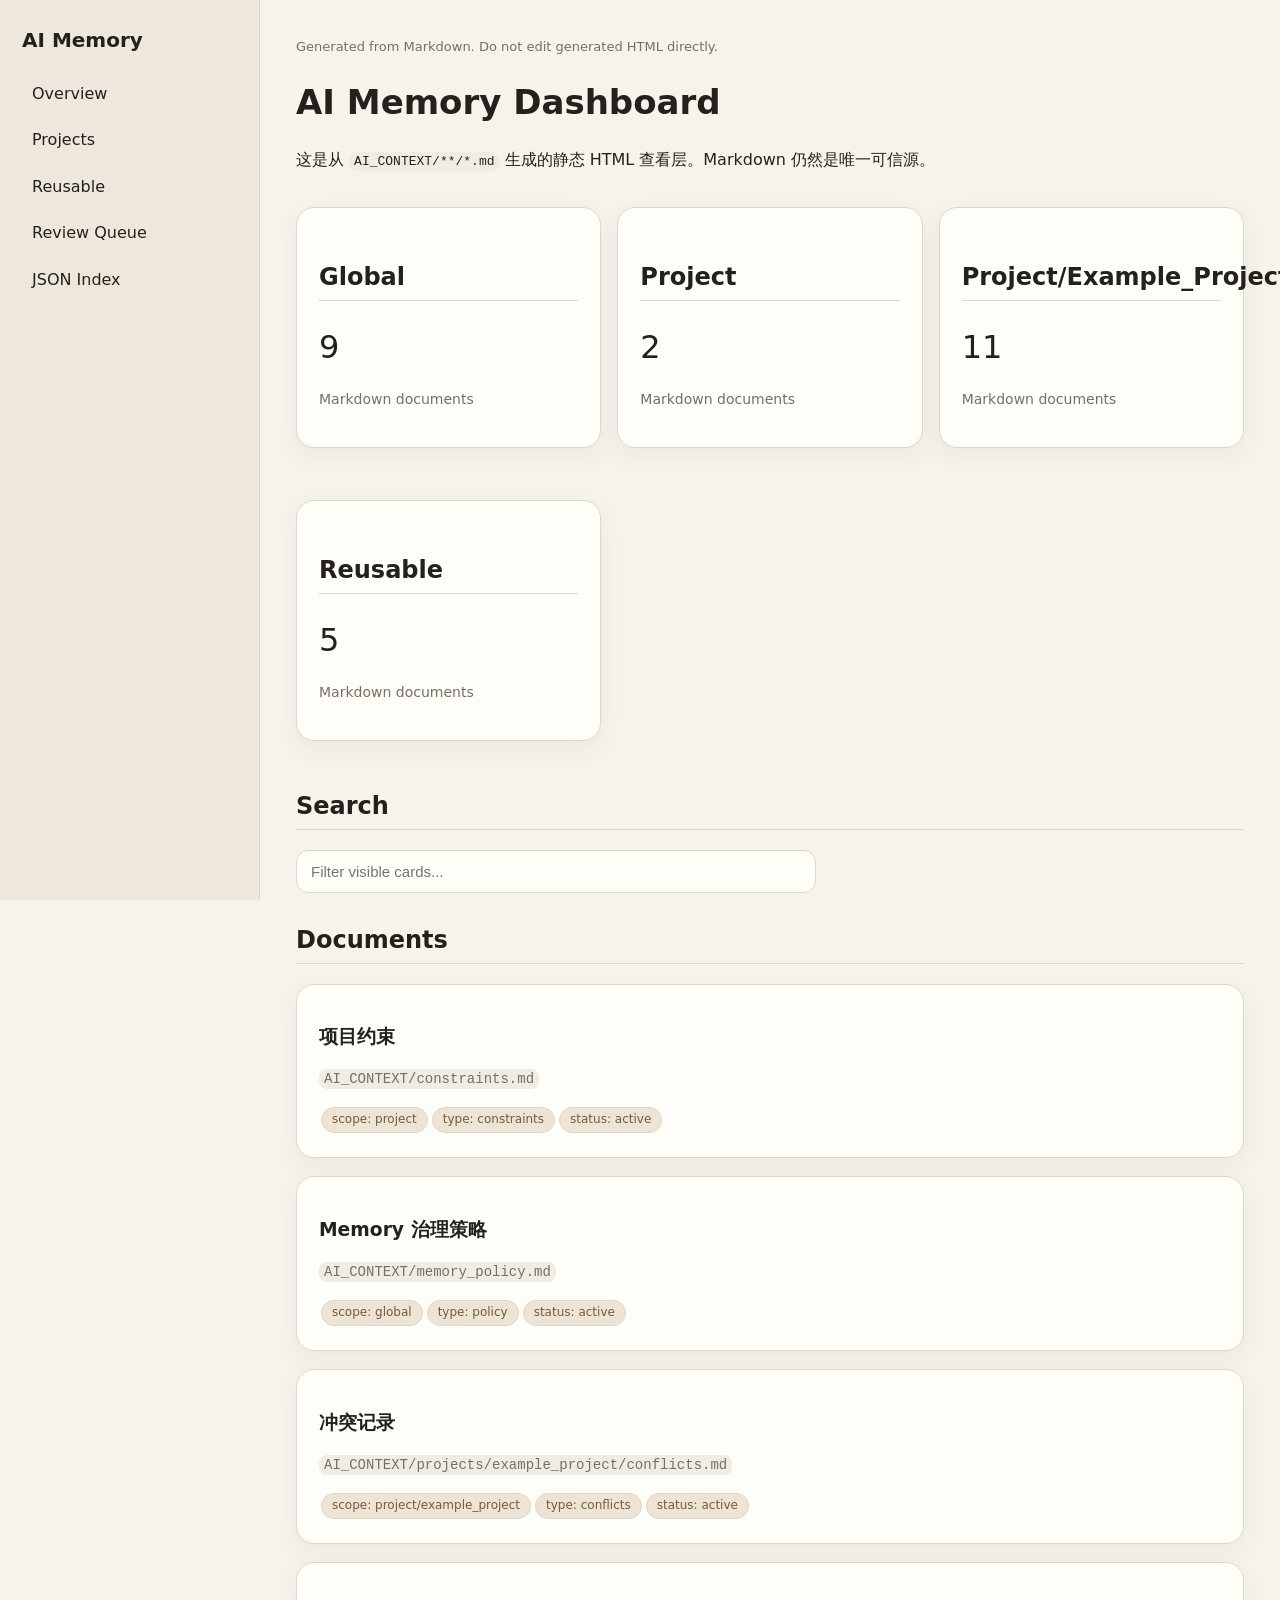
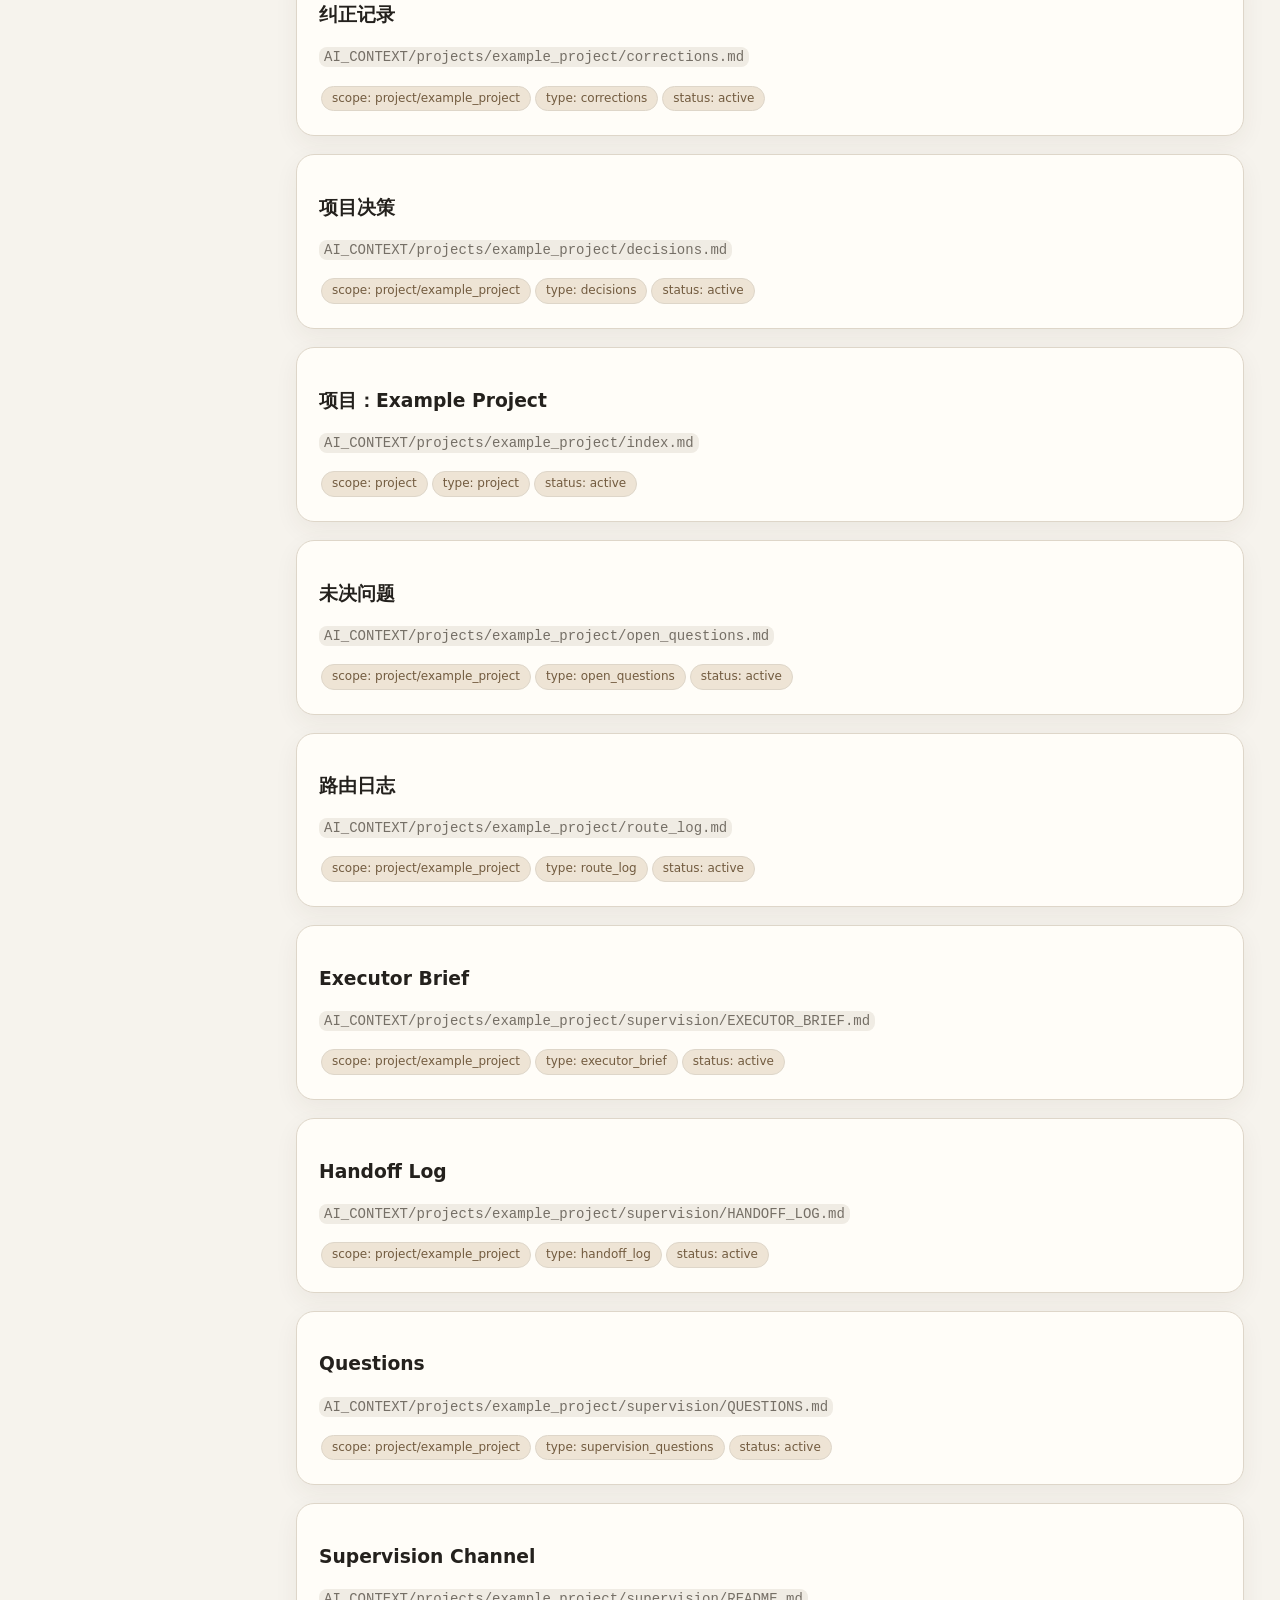
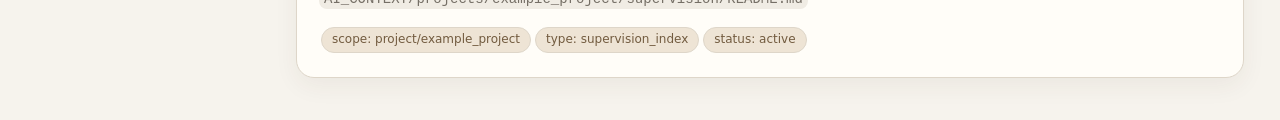
<file: site/generated/index.html>
<!doctype html>
<html lang="zh-CN">
<head>
  <meta charset="utf-8">
  <meta name="viewport" content="width=device-width, initial-scale=1">
  <title>AI Memory Dashboard</title>
  <link rel="stylesheet" href="../assets/style.css">
</head>
<body>
  <div class="layout">
    <aside class="sidebar">
      
      <h1>AI Memory</h1>
      <a href="index.html">Overview</a>
      <a href="projects.html">Projects</a>
      <a href="reusable.html">Reusable</a>
      <a href="review_queue.html">Review Queue</a>
      <a href="search_index.json">JSON Index</a>
    
    </aside>
    <main>
      <div class="generated-note">Generated from Markdown. Do not edit generated HTML directly.</div>
      
    <h1>AI Memory Dashboard</h1>
    <p>这是从 <code>AI_CONTEXT/**/*.md</code> 生成的静态 HTML 查看层。Markdown 仍然是唯一可信源。</p>
    <div class="grid">
        <div class="card">
          <h2>Global</h2>
          <p style="font-size:32px; margin: 0;">9</p>
          <p class="meta">Markdown documents</p>
        </div>
        
        <div class="card">
          <h2>Project</h2>
          <p style="font-size:32px; margin: 0;">2</p>
          <p class="meta">Markdown documents</p>
        </div>
        
        <div class="card">
          <h2>Project/Example_Project</h2>
          <p style="font-size:32px; margin: 0;">11</p>
          <p class="meta">Markdown documents</p>
        </div>
        
        <div class="card">
          <h2>Reusable</h2>
          <p style="font-size:32px; margin: 0;">5</p>
          <p class="meta">Markdown documents</p>
        </div>
        </div>
    <h2>Search</h2>
    <input id="search" class="search" placeholder="Filter visible cards...">
    <h2>Documents</h2>
    <div>
    <article class="card searchable-item">
      <h3>项目约束</h3>
      <p class="meta"><code>AI_CONTEXT/constraints.md</code></p>
      
      <div><span class="badge">scope: project</span><span class="badge">type: constraints</span><span class="badge">status: active</span></div>
    </article>
    
    <article class="card searchable-item">
      <h3>Memory 治理策略</h3>
      <p class="meta"><code>AI_CONTEXT/memory_policy.md</code></p>
      
      <div><span class="badge">scope: global</span><span class="badge">type: policy</span><span class="badge">status: active</span></div>
    </article>
    
    <article class="card searchable-item">
      <h3>冲突记录</h3>
      <p class="meta"><code>AI_CONTEXT/projects/example_project/conflicts.md</code></p>
      
      <div><span class="badge">scope: project/example_project</span><span class="badge">type: conflicts</span><span class="badge">status: active</span></div>
    </article>
    
    <article class="card searchable-item">
      <h3>纠正记录</h3>
      <p class="meta"><code>AI_CONTEXT/projects/example_project/corrections.md</code></p>
      
      <div><span class="badge">scope: project/example_project</span><span class="badge">type: corrections</span><span class="badge">status: active</span></div>
    </article>
    
    <article class="card searchable-item">
      <h3>项目决策</h3>
      <p class="meta"><code>AI_CONTEXT/projects/example_project/decisions.md</code></p>
      
      <div><span class="badge">scope: project/example_project</span><span class="badge">type: decisions</span><span class="badge">status: active</span></div>
    </article>
    
    <article class="card searchable-item">
      <h3>项目：Example Project</h3>
      <p class="meta"><code>AI_CONTEXT/projects/example_project/index.md</code></p>
      
      <div><span class="badge">scope: project</span><span class="badge">type: project</span><span class="badge">status: active</span></div>
    </article>
    
    <article class="card searchable-item">
      <h3>未决问题</h3>
      <p class="meta"><code>AI_CONTEXT/projects/example_project/open_questions.md</code></p>
      
      <div><span class="badge">scope: project/example_project</span><span class="badge">type: open_questions</span><span class="badge">status: active</span></div>
    </article>
    
    <article class="card searchable-item">
      <h3>路由日志</h3>
      <p class="meta"><code>AI_CONTEXT/projects/example_project/route_log.md</code></p>
      
      <div><span class="badge">scope: project/example_project</span><span class="badge">type: route_log</span><span class="badge">status: active</span></div>
    </article>
    
    <article class="card searchable-item">
      <h3>Executor Brief</h3>
      <p class="meta"><code>AI_CONTEXT/projects/example_project/supervision/EXECUTOR_BRIEF.md</code></p>
      
      <div><span class="badge">scope: project/example_project</span><span class="badge">type: executor_brief</span><span class="badge">status: active</span></div>
    </article>
    
    <article class="card searchable-item">
      <h3>Handoff Log</h3>
      <p class="meta"><code>AI_CONTEXT/projects/example_project/supervision/HANDOFF_LOG.md</code></p>
      
      <div><span class="badge">scope: project/example_project</span><span class="badge">type: handoff_log</span><span class="badge">status: active</span></div>
    </article>
    
    <article class="card searchable-item">
      <h3>Questions</h3>
      <p class="meta"><code>AI_CONTEXT/projects/example_project/supervision/QUESTIONS.md</code></p>
      
      <div><span class="badge">scope: project/example_project</span><span class="badge">type: supervision_questions</span><span class="badge">status: active</span></div>
    </article>
    
    <article class="card searchable-item">
      <h3>Supervision Channel</h3>
      <p class="meta"><code>AI_CONTEXT/projects/example_project/supervision/README.md</code></p>
      
      <div><span class="badge">scope: project/example_project</span><span class="badge">type: supervision_index</span><span class="badge">status: active</span></div>
    </article>
    </div>
    <script>window.addEventListener("load", function () { aiMemorySearch("search", ".searchable-item"); });</script>
    
    </main>
  </div>
  <script src="../assets/app.js"></script>
</body>
</html>
</file>
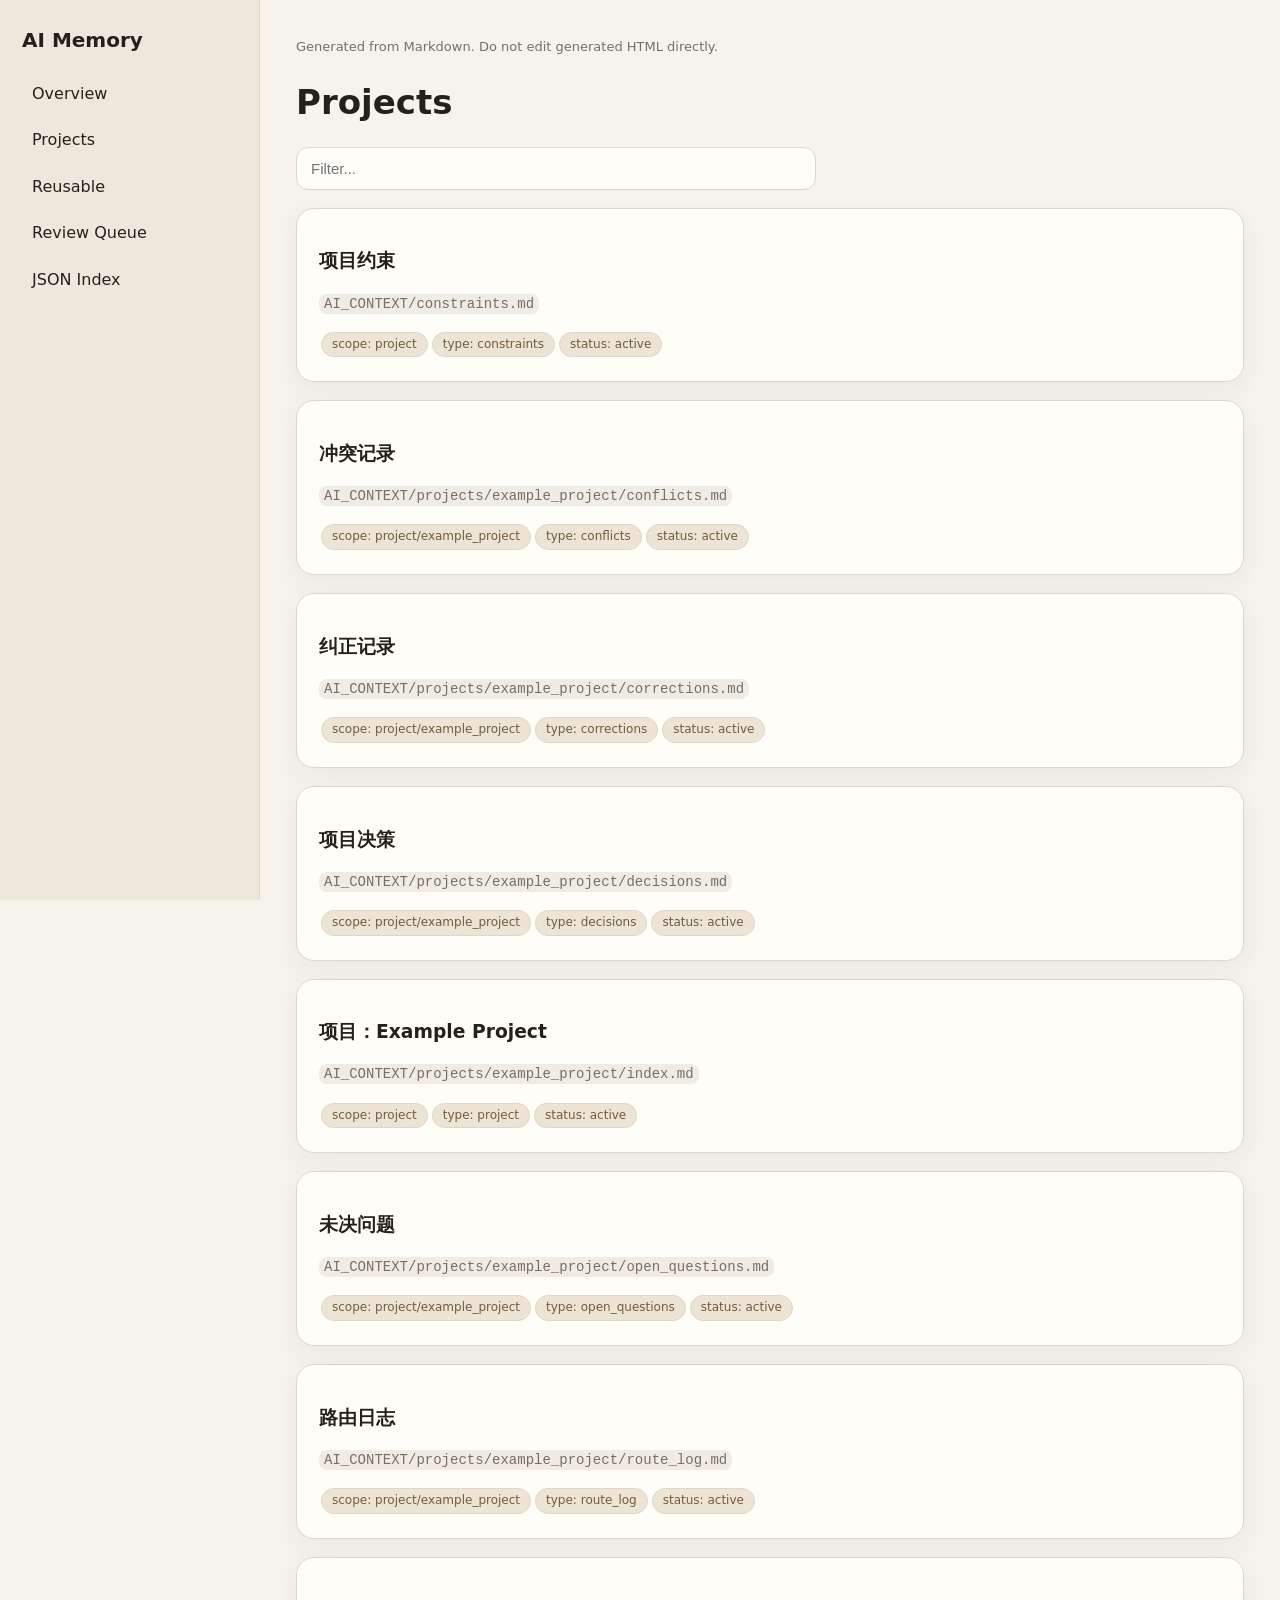
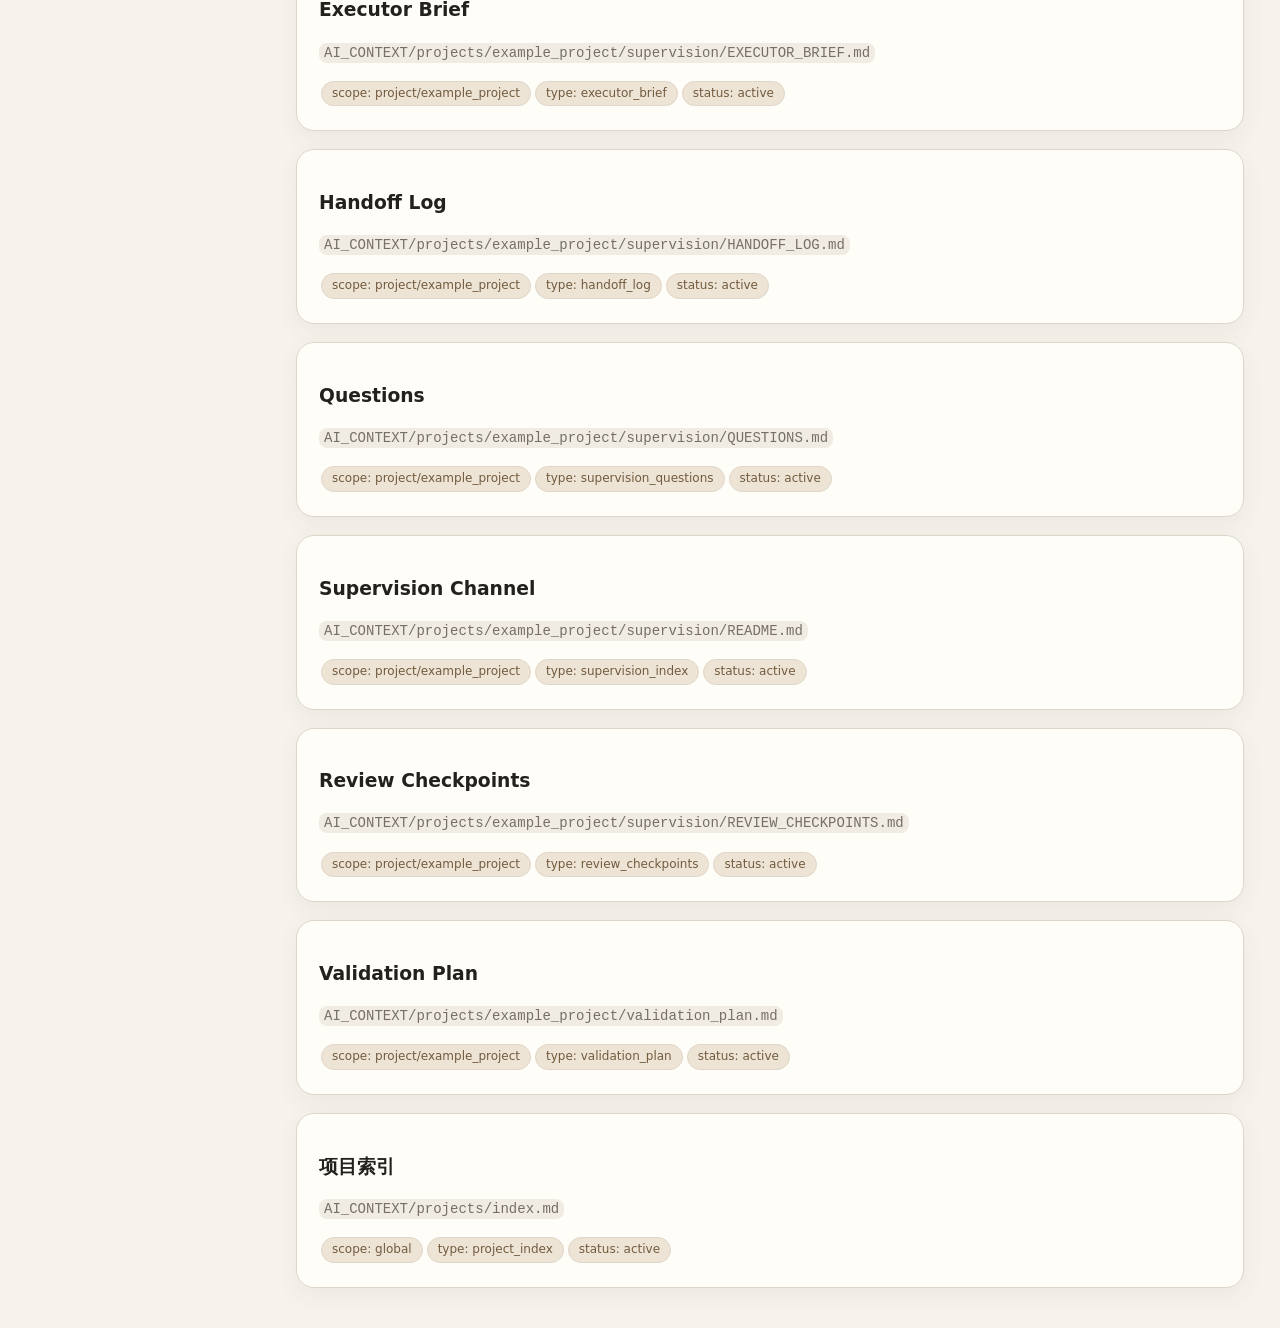
<file: site/generated/projects.html>
<!doctype html>
<html lang="zh-CN">
<head>
  <meta charset="utf-8">
  <meta name="viewport" content="width=device-width, initial-scale=1">
  <title>Projects</title>
  <link rel="stylesheet" href="../assets/style.css">
</head>
<body>
  <div class="layout">
    <aside class="sidebar">
      
      <h1>AI Memory</h1>
      <a href="index.html">Overview</a>
      <a href="projects.html">Projects</a>
      <a href="reusable.html">Reusable</a>
      <a href="review_queue.html">Review Queue</a>
      <a href="search_index.json">JSON Index</a>
    
    </aside>
    <main>
      <div class="generated-note">Generated from Markdown. Do not edit generated HTML directly.</div>
      
    <h1>Projects</h1>
    <input id="search" class="search" placeholder="Filter...">
    <div>
    <article class="card searchable-item">
      <h3>项目约束</h3>
      <p class="meta"><code>AI_CONTEXT/constraints.md</code></p>
      
      <div><span class="badge">scope: project</span><span class="badge">type: constraints</span><span class="badge">status: active</span></div>
    </article>
    
    <article class="card searchable-item">
      <h3>冲突记录</h3>
      <p class="meta"><code>AI_CONTEXT/projects/example_project/conflicts.md</code></p>
      
      <div><span class="badge">scope: project/example_project</span><span class="badge">type: conflicts</span><span class="badge">status: active</span></div>
    </article>
    
    <article class="card searchable-item">
      <h3>纠正记录</h3>
      <p class="meta"><code>AI_CONTEXT/projects/example_project/corrections.md</code></p>
      
      <div><span class="badge">scope: project/example_project</span><span class="badge">type: corrections</span><span class="badge">status: active</span></div>
    </article>
    
    <article class="card searchable-item">
      <h3>项目决策</h3>
      <p class="meta"><code>AI_CONTEXT/projects/example_project/decisions.md</code></p>
      
      <div><span class="badge">scope: project/example_project</span><span class="badge">type: decisions</span><span class="badge">status: active</span></div>
    </article>
    
    <article class="card searchable-item">
      <h3>项目：Example Project</h3>
      <p class="meta"><code>AI_CONTEXT/projects/example_project/index.md</code></p>
      
      <div><span class="badge">scope: project</span><span class="badge">type: project</span><span class="badge">status: active</span></div>
    </article>
    
    <article class="card searchable-item">
      <h3>未决问题</h3>
      <p class="meta"><code>AI_CONTEXT/projects/example_project/open_questions.md</code></p>
      
      <div><span class="badge">scope: project/example_project</span><span class="badge">type: open_questions</span><span class="badge">status: active</span></div>
    </article>
    
    <article class="card searchable-item">
      <h3>路由日志</h3>
      <p class="meta"><code>AI_CONTEXT/projects/example_project/route_log.md</code></p>
      
      <div><span class="badge">scope: project/example_project</span><span class="badge">type: route_log</span><span class="badge">status: active</span></div>
    </article>
    
    <article class="card searchable-item">
      <h3>Executor Brief</h3>
      <p class="meta"><code>AI_CONTEXT/projects/example_project/supervision/EXECUTOR_BRIEF.md</code></p>
      
      <div><span class="badge">scope: project/example_project</span><span class="badge">type: executor_brief</span><span class="badge">status: active</span></div>
    </article>
    
    <article class="card searchable-item">
      <h3>Handoff Log</h3>
      <p class="meta"><code>AI_CONTEXT/projects/example_project/supervision/HANDOFF_LOG.md</code></p>
      
      <div><span class="badge">scope: project/example_project</span><span class="badge">type: handoff_log</span><span class="badge">status: active</span></div>
    </article>
    
    <article class="card searchable-item">
      <h3>Questions</h3>
      <p class="meta"><code>AI_CONTEXT/projects/example_project/supervision/QUESTIONS.md</code></p>
      
      <div><span class="badge">scope: project/example_project</span><span class="badge">type: supervision_questions</span><span class="badge">status: active</span></div>
    </article>
    
    <article class="card searchable-item">
      <h3>Supervision Channel</h3>
      <p class="meta"><code>AI_CONTEXT/projects/example_project/supervision/README.md</code></p>
      
      <div><span class="badge">scope: project/example_project</span><span class="badge">type: supervision_index</span><span class="badge">status: active</span></div>
    </article>
    
    <article class="card searchable-item">
      <h3>Review Checkpoints</h3>
      <p class="meta"><code>AI_CONTEXT/projects/example_project/supervision/REVIEW_CHECKPOINTS.md</code></p>
      
      <div><span class="badge">scope: project/example_project</span><span class="badge">type: review_checkpoints</span><span class="badge">status: active</span></div>
    </article>
    
    <article class="card searchable-item">
      <h3>Validation Plan</h3>
      <p class="meta"><code>AI_CONTEXT/projects/example_project/validation_plan.md</code></p>
      
      <div><span class="badge">scope: project/example_project</span><span class="badge">type: validation_plan</span><span class="badge">status: active</span></div>
    </article>
    
    <article class="card searchable-item">
      <h3>项目索引</h3>
      <p class="meta"><code>AI_CONTEXT/projects/index.md</code></p>
      
      <div><span class="badge">scope: global</span><span class="badge">type: project_index</span><span class="badge">status: active</span></div>
    </article>
    </div>
    <script>window.addEventListener("load", function () { aiMemorySearch("search", ".searchable-item"); });</script>
    
    </main>
  </div>
  <script src="../assets/app.js"></script>
</body>
</html>
</file>
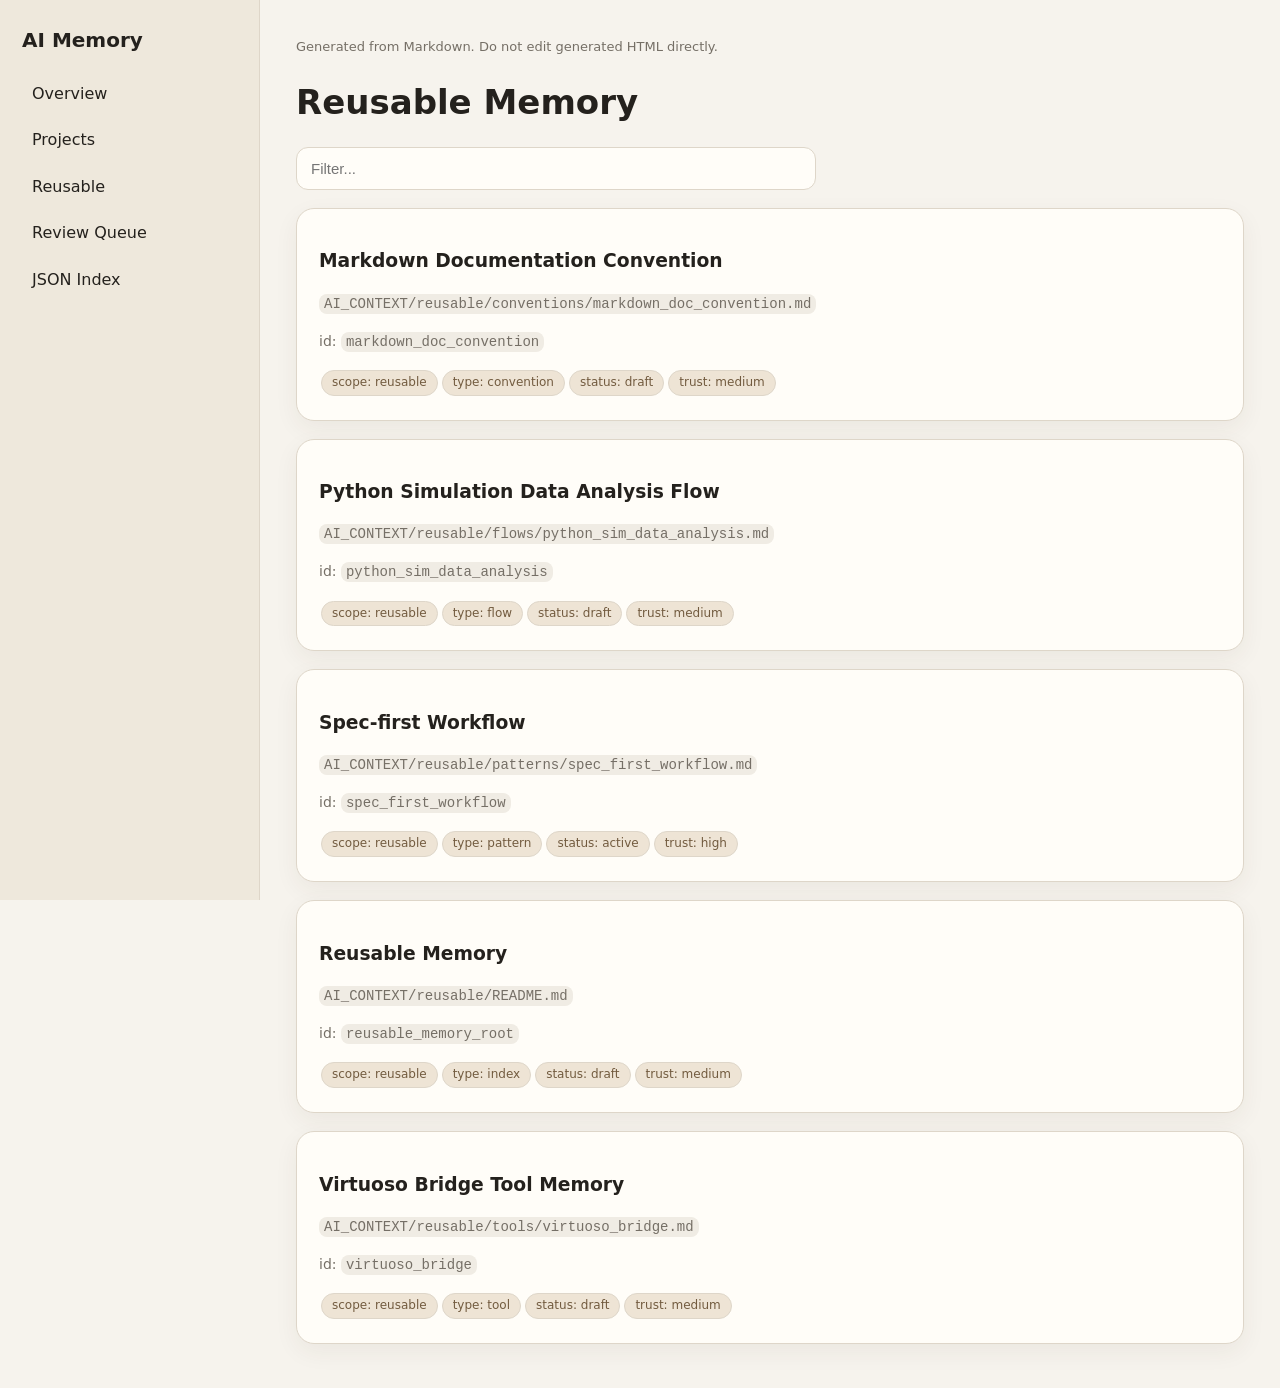
<file: site/generated/reusable.html>
<!doctype html>
<html lang="zh-CN">
<head>
  <meta charset="utf-8">
  <meta name="viewport" content="width=device-width, initial-scale=1">
  <title>Reusable Memory</title>
  <link rel="stylesheet" href="../assets/style.css">
</head>
<body>
  <div class="layout">
    <aside class="sidebar">
      
      <h1>AI Memory</h1>
      <a href="index.html">Overview</a>
      <a href="projects.html">Projects</a>
      <a href="reusable.html">Reusable</a>
      <a href="review_queue.html">Review Queue</a>
      <a href="search_index.json">JSON Index</a>
    
    </aside>
    <main>
      <div class="generated-note">Generated from Markdown. Do not edit generated HTML directly.</div>
      
    <h1>Reusable Memory</h1>
    <input id="search" class="search" placeholder="Filter...">
    <div>
    <article class="card searchable-item">
      <h3>Markdown Documentation Convention</h3>
      <p class="meta"><code>AI_CONTEXT/reusable/conventions/markdown_doc_convention.md</code></p>
      <p class='meta'>id: <code>markdown_doc_convention</code></p>
      <div><span class="badge">scope: reusable</span><span class="badge">type: convention</span><span class="badge">status: draft</span><span class="badge">trust: medium</span></div>
    </article>
    
    <article class="card searchable-item">
      <h3>Python Simulation Data Analysis Flow</h3>
      <p class="meta"><code>AI_CONTEXT/reusable/flows/python_sim_data_analysis.md</code></p>
      <p class='meta'>id: <code>python_sim_data_analysis</code></p>
      <div><span class="badge">scope: reusable</span><span class="badge">type: flow</span><span class="badge">status: draft</span><span class="badge">trust: medium</span></div>
    </article>
    
    <article class="card searchable-item">
      <h3>Spec-first Workflow</h3>
      <p class="meta"><code>AI_CONTEXT/reusable/patterns/spec_first_workflow.md</code></p>
      <p class='meta'>id: <code>spec_first_workflow</code></p>
      <div><span class="badge">scope: reusable</span><span class="badge">type: pattern</span><span class="badge">status: active</span><span class="badge">trust: high</span></div>
    </article>
    
    <article class="card searchable-item">
      <h3>Reusable Memory</h3>
      <p class="meta"><code>AI_CONTEXT/reusable/README.md</code></p>
      <p class='meta'>id: <code>reusable_memory_root</code></p>
      <div><span class="badge">scope: reusable</span><span class="badge">type: index</span><span class="badge">status: draft</span><span class="badge">trust: medium</span></div>
    </article>
    
    <article class="card searchable-item">
      <h3>Virtuoso Bridge Tool Memory</h3>
      <p class="meta"><code>AI_CONTEXT/reusable/tools/virtuoso_bridge.md</code></p>
      <p class='meta'>id: <code>virtuoso_bridge</code></p>
      <div><span class="badge">scope: reusable</span><span class="badge">type: tool</span><span class="badge">status: draft</span><span class="badge">trust: medium</span></div>
    </article>
    </div>
    <script>window.addEventListener("load", function () { aiMemorySearch("search", ".searchable-item"); });</script>
    
    </main>
  </div>
  <script src="../assets/app.js"></script>
</body>
</html>
</file>
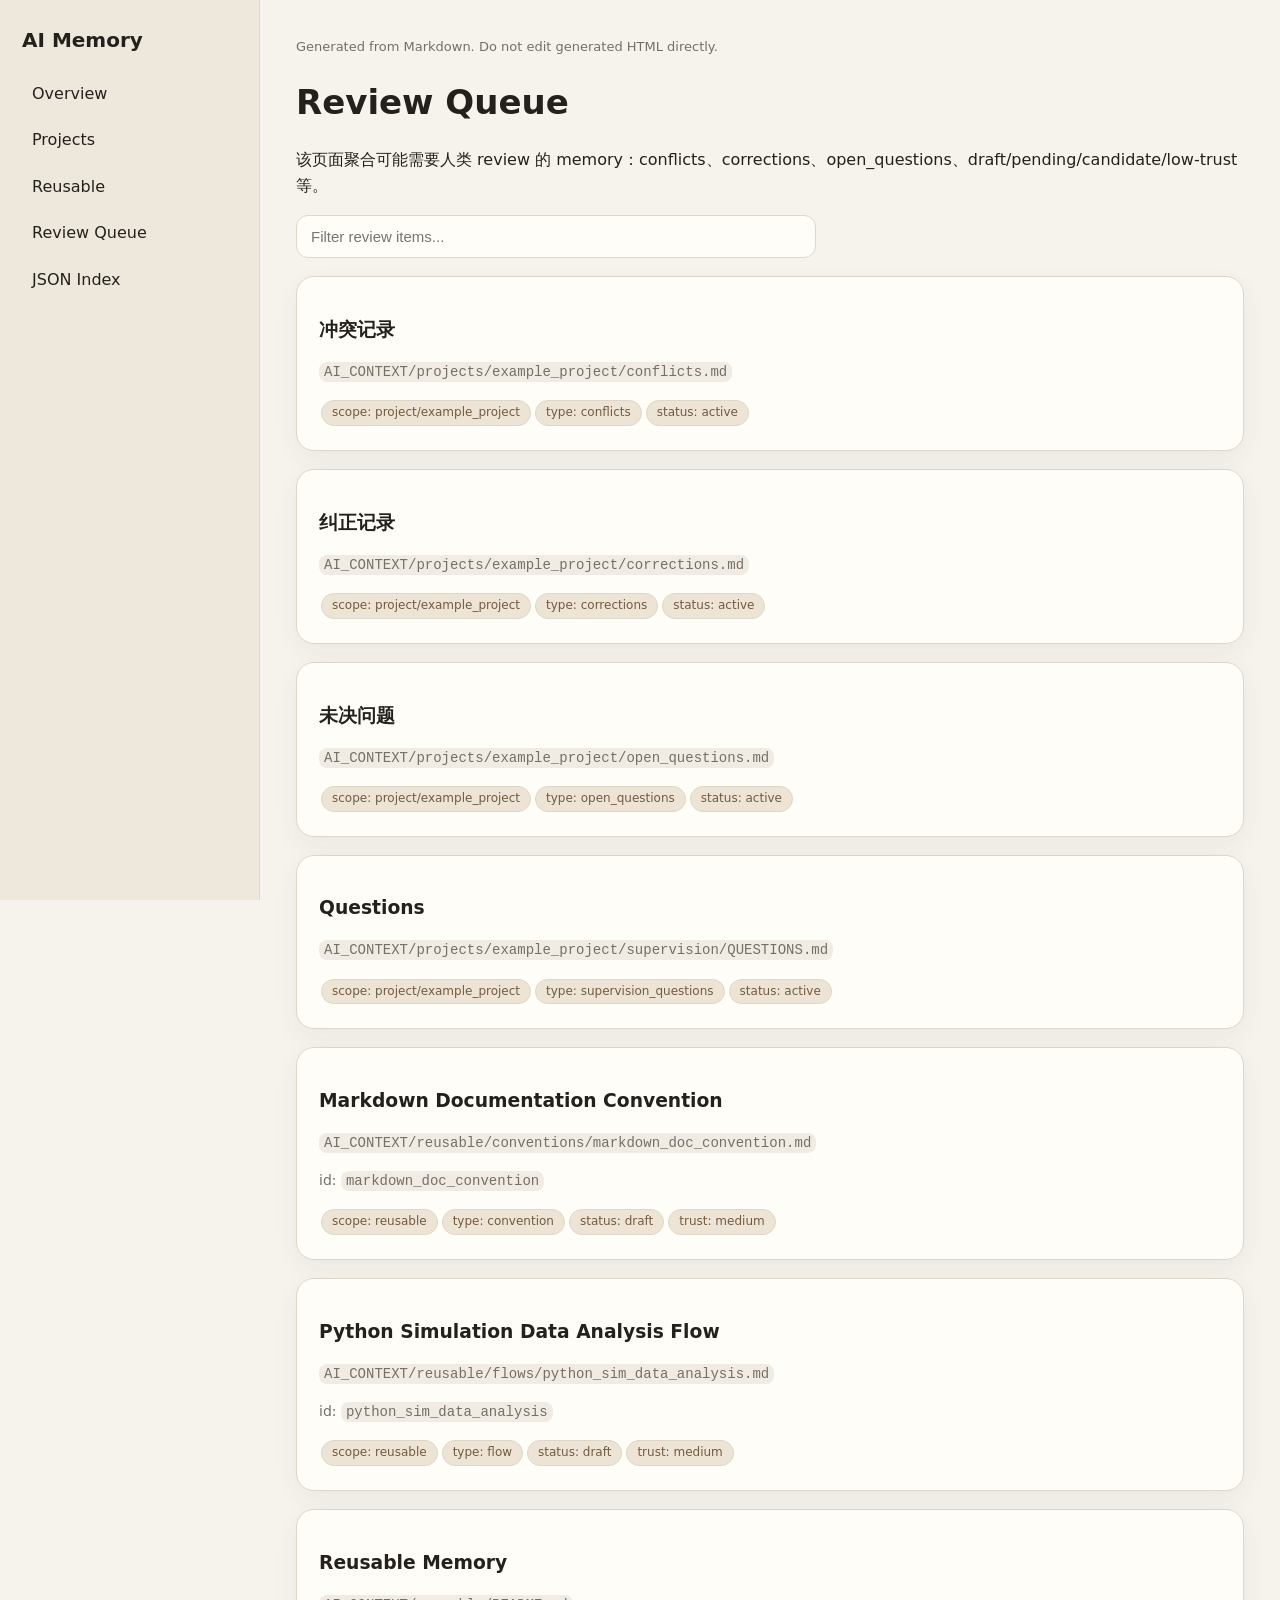
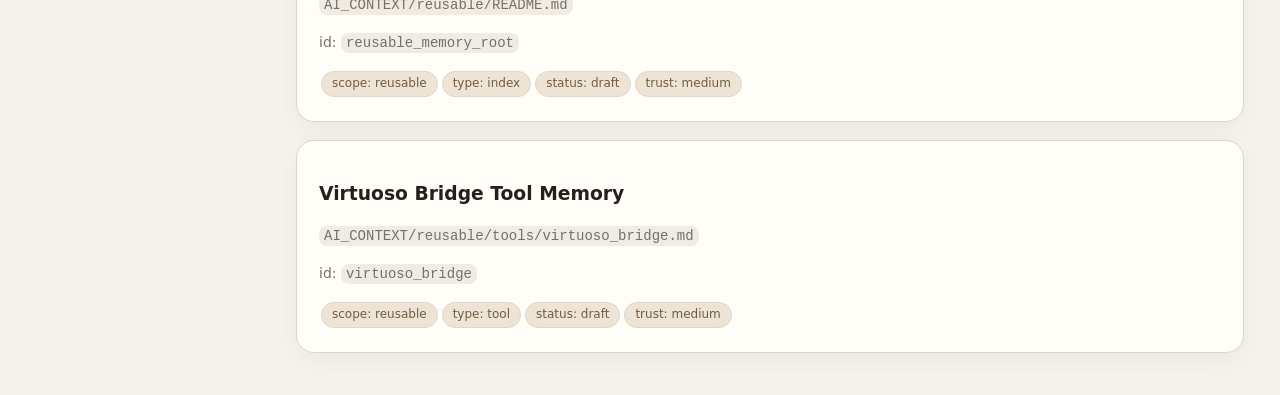
<file: site/generated/review_queue.html>
<!doctype html>
<html lang="zh-CN">
<head>
  <meta charset="utf-8">
  <meta name="viewport" content="width=device-width, initial-scale=1">
  <title>Review Queue</title>
  <link rel="stylesheet" href="../assets/style.css">
</head>
<body>
  <div class="layout">
    <aside class="sidebar">
      
      <h1>AI Memory</h1>
      <a href="index.html">Overview</a>
      <a href="projects.html">Projects</a>
      <a href="reusable.html">Reusable</a>
      <a href="review_queue.html">Review Queue</a>
      <a href="search_index.json">JSON Index</a>
    
    </aside>
    <main>
      <div class="generated-note">Generated from Markdown. Do not edit generated HTML directly.</div>
      
    <h1>Review Queue</h1>
    <p>该页面聚合可能需要人类 review 的 memory：conflicts、corrections、open_questions、draft/pending/candidate/low-trust 等。</p>
    <input id="search" class="search" placeholder="Filter review items...">
    <div>
    <article class="card searchable-item">
      <h3>冲突记录</h3>
      <p class="meta"><code>AI_CONTEXT/projects/example_project/conflicts.md</code></p>
      
      <div><span class="badge">scope: project/example_project</span><span class="badge">type: conflicts</span><span class="badge">status: active</span></div>
    </article>
    
    <article class="card searchable-item">
      <h3>纠正记录</h3>
      <p class="meta"><code>AI_CONTEXT/projects/example_project/corrections.md</code></p>
      
      <div><span class="badge">scope: project/example_project</span><span class="badge">type: corrections</span><span class="badge">status: active</span></div>
    </article>
    
    <article class="card searchable-item">
      <h3>未决问题</h3>
      <p class="meta"><code>AI_CONTEXT/projects/example_project/open_questions.md</code></p>
      
      <div><span class="badge">scope: project/example_project</span><span class="badge">type: open_questions</span><span class="badge">status: active</span></div>
    </article>
    
    <article class="card searchable-item">
      <h3>Questions</h3>
      <p class="meta"><code>AI_CONTEXT/projects/example_project/supervision/QUESTIONS.md</code></p>
      
      <div><span class="badge">scope: project/example_project</span><span class="badge">type: supervision_questions</span><span class="badge">status: active</span></div>
    </article>
    
    <article class="card searchable-item">
      <h3>Markdown Documentation Convention</h3>
      <p class="meta"><code>AI_CONTEXT/reusable/conventions/markdown_doc_convention.md</code></p>
      <p class='meta'>id: <code>markdown_doc_convention</code></p>
      <div><span class="badge">scope: reusable</span><span class="badge">type: convention</span><span class="badge">status: draft</span><span class="badge">trust: medium</span></div>
    </article>
    
    <article class="card searchable-item">
      <h3>Python Simulation Data Analysis Flow</h3>
      <p class="meta"><code>AI_CONTEXT/reusable/flows/python_sim_data_analysis.md</code></p>
      <p class='meta'>id: <code>python_sim_data_analysis</code></p>
      <div><span class="badge">scope: reusable</span><span class="badge">type: flow</span><span class="badge">status: draft</span><span class="badge">trust: medium</span></div>
    </article>
    
    <article class="card searchable-item">
      <h3>Reusable Memory</h3>
      <p class="meta"><code>AI_CONTEXT/reusable/README.md</code></p>
      <p class='meta'>id: <code>reusable_memory_root</code></p>
      <div><span class="badge">scope: reusable</span><span class="badge">type: index</span><span class="badge">status: draft</span><span class="badge">trust: medium</span></div>
    </article>
    
    <article class="card searchable-item">
      <h3>Virtuoso Bridge Tool Memory</h3>
      <p class="meta"><code>AI_CONTEXT/reusable/tools/virtuoso_bridge.md</code></p>
      <p class='meta'>id: <code>virtuoso_bridge</code></p>
      <div><span class="badge">scope: reusable</span><span class="badge">type: tool</span><span class="badge">status: draft</span><span class="badge">trust: medium</span></div>
    </article>
    </div>
    <script>window.addEventListener("load", function () { aiMemorySearch("search", ".searchable-item"); });</script>
    
    </main>
  </div>
  <script src="../assets/app.js"></script>
</body>
</html>
</file>
<file: site/assets/style.css>
:root {
  --bg: #f6f3ed;
  --panel: #fffdf8;
  --text: #24211d;
  --muted: #756f66;
  --border: #ded6c9;
  --accent: #725b3f;
  --accent-soft: #eee4d5;
  --code: #f0ece4;
}

* {
  box-sizing: border-box;
}

body {
  margin: 0;
  font-family: ui-sans-serif, system-ui, -apple-system, BlinkMacSystemFont, "Segoe UI", sans-serif;
  background: var(--bg);
  color: var(--text);
  line-height: 1.65;
}

.layout {
  display: grid;
  grid-template-columns: 260px 1fr;
  min-height: 100vh;
}

.sidebar {
  padding: 28px 22px;
  border-right: 1px solid var(--border);
  background: #eee8dc;
  position: sticky;
  top: 0;
  height: 100vh;
}

.sidebar h1 {
  font-size: 20px;
  margin: 0 0 20px;
}

.sidebar a {
  display: block;
  color: var(--text);
  text-decoration: none;
  padding: 8px 10px;
  border-radius: 10px;
  margin: 4px 0;
}

.sidebar a:hover {
  background: var(--accent-soft);
}

main {
  padding: 36px;
  max-width: 1180px;
}

.card {
  background: var(--panel);
  border: 1px solid var(--border);
  border-radius: 18px;
  padding: 22px;
  margin: 18px 0;
  box-shadow: 0 8px 24px rgba(60, 48, 35, 0.06);
}

.grid {
  display: grid;
  grid-template-columns: repeat(auto-fit, minmax(260px, 1fr));
  gap: 16px;
}

h1, h2, h3 {
  line-height: 1.25;
}

h1 {
  font-size: 34px;
  margin-top: 0;
}

h2 {
  margin-top: 32px;
  border-bottom: 1px solid var(--border);
  padding-bottom: 8px;
}

.meta {
  color: var(--muted);
  font-size: 14px;
}

.badge {
  display: inline-block;
  border: 1px solid var(--border);
  background: var(--accent-soft);
  color: var(--accent);
  border-radius: 999px;
  padding: 2px 10px;
  font-size: 12px;
  margin: 2px;
}

pre, code {
  background: var(--code);
  border-radius: 8px;
}

pre {
  padding: 14px;
  overflow-x: auto;
}

code {
  padding: 2px 5px;
}

table {
  border-collapse: collapse;
  width: 100%;
  background: var(--panel);
}

th, td {
  border: 1px solid var(--border);
  padding: 10px;
  vertical-align: top;
}

th {
  background: var(--accent-soft);
  text-align: left;
}

.search {
  width: 100%;
  max-width: 520px;
  padding: 12px 14px;
  border-radius: 12px;
  border: 1px solid var(--border);
  background: var(--panel);
  font-size: 15px;
}

.generated-note {
  color: var(--muted);
  font-size: 13px;
  margin-bottom: 24px;
}

a {
  color: #604829;
}

@media (max-width: 800px) {
  .layout {
    grid-template-columns: 1fr;
  }

  .sidebar {
    position: relative;
    height: auto;
    border-right: 0;
    border-bottom: 1px solid var(--border);
  }

  main {
    padding: 22px;
  }
}
</file>
